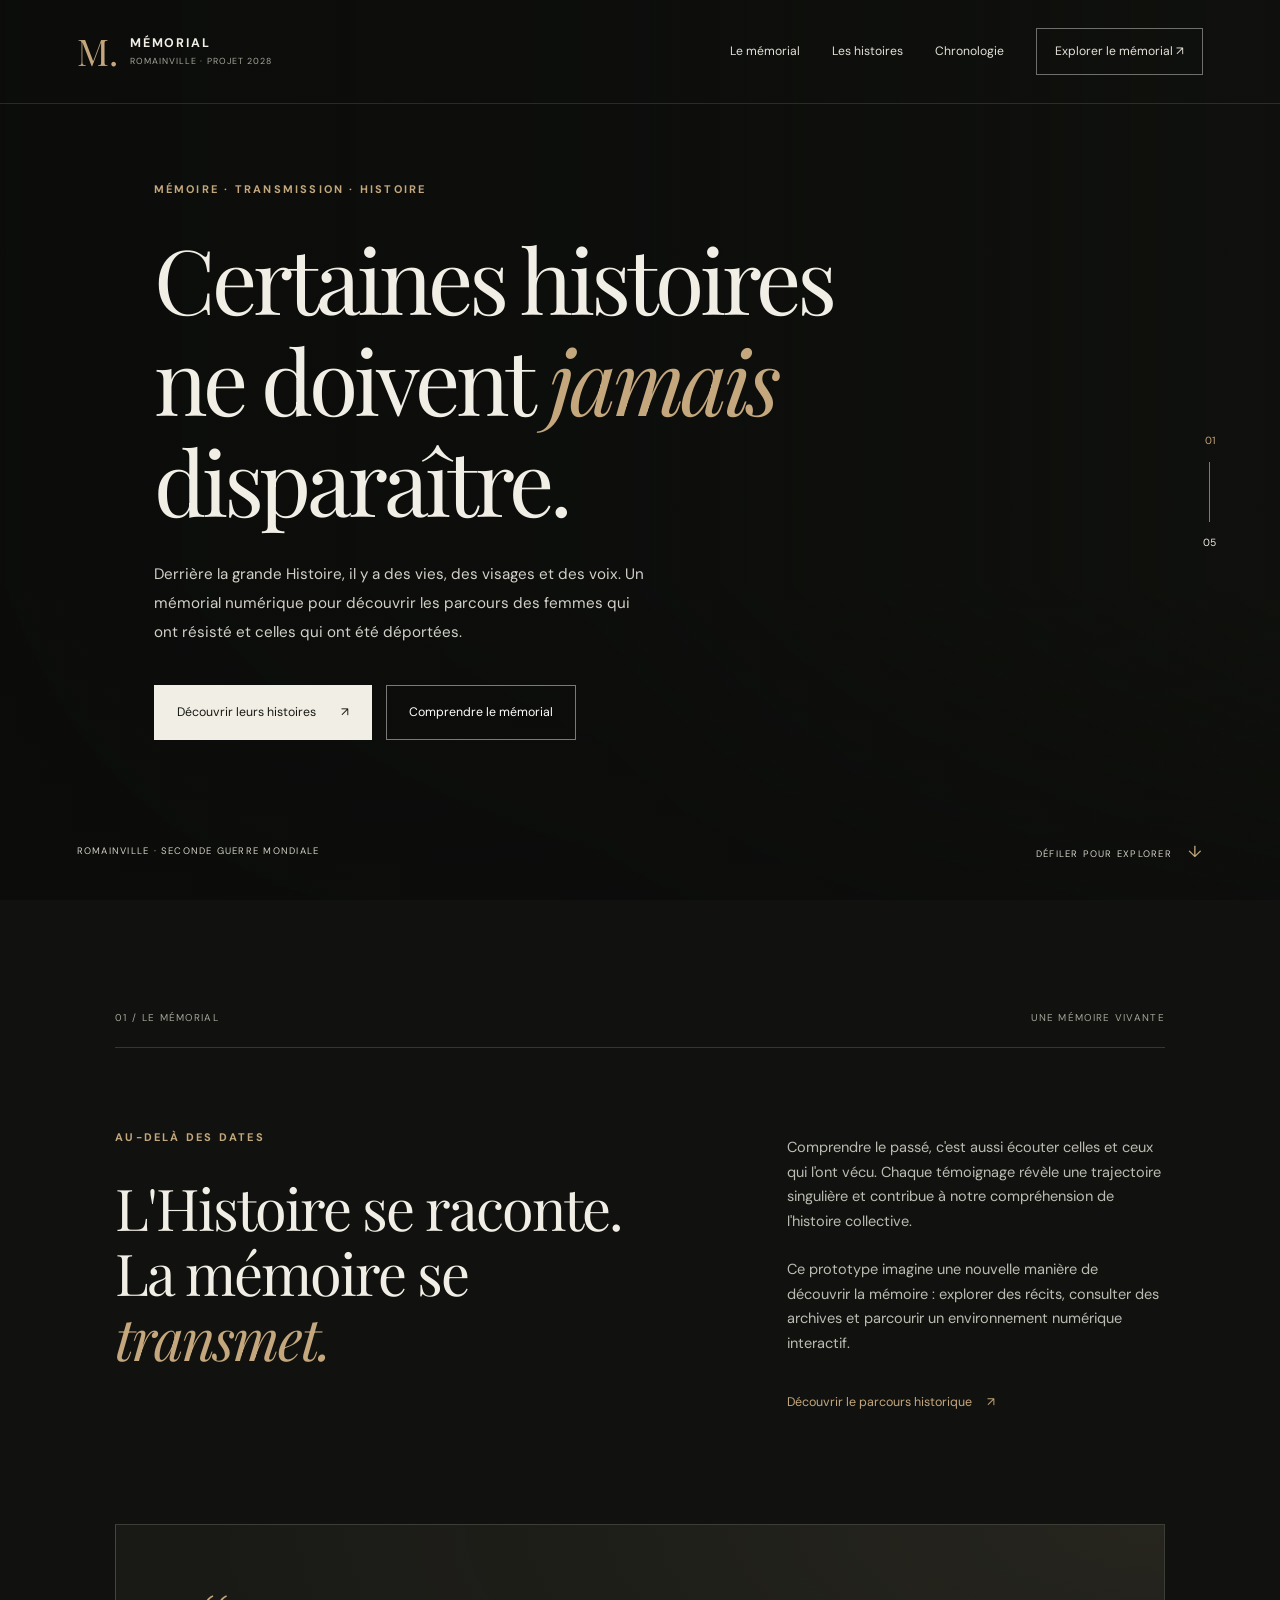
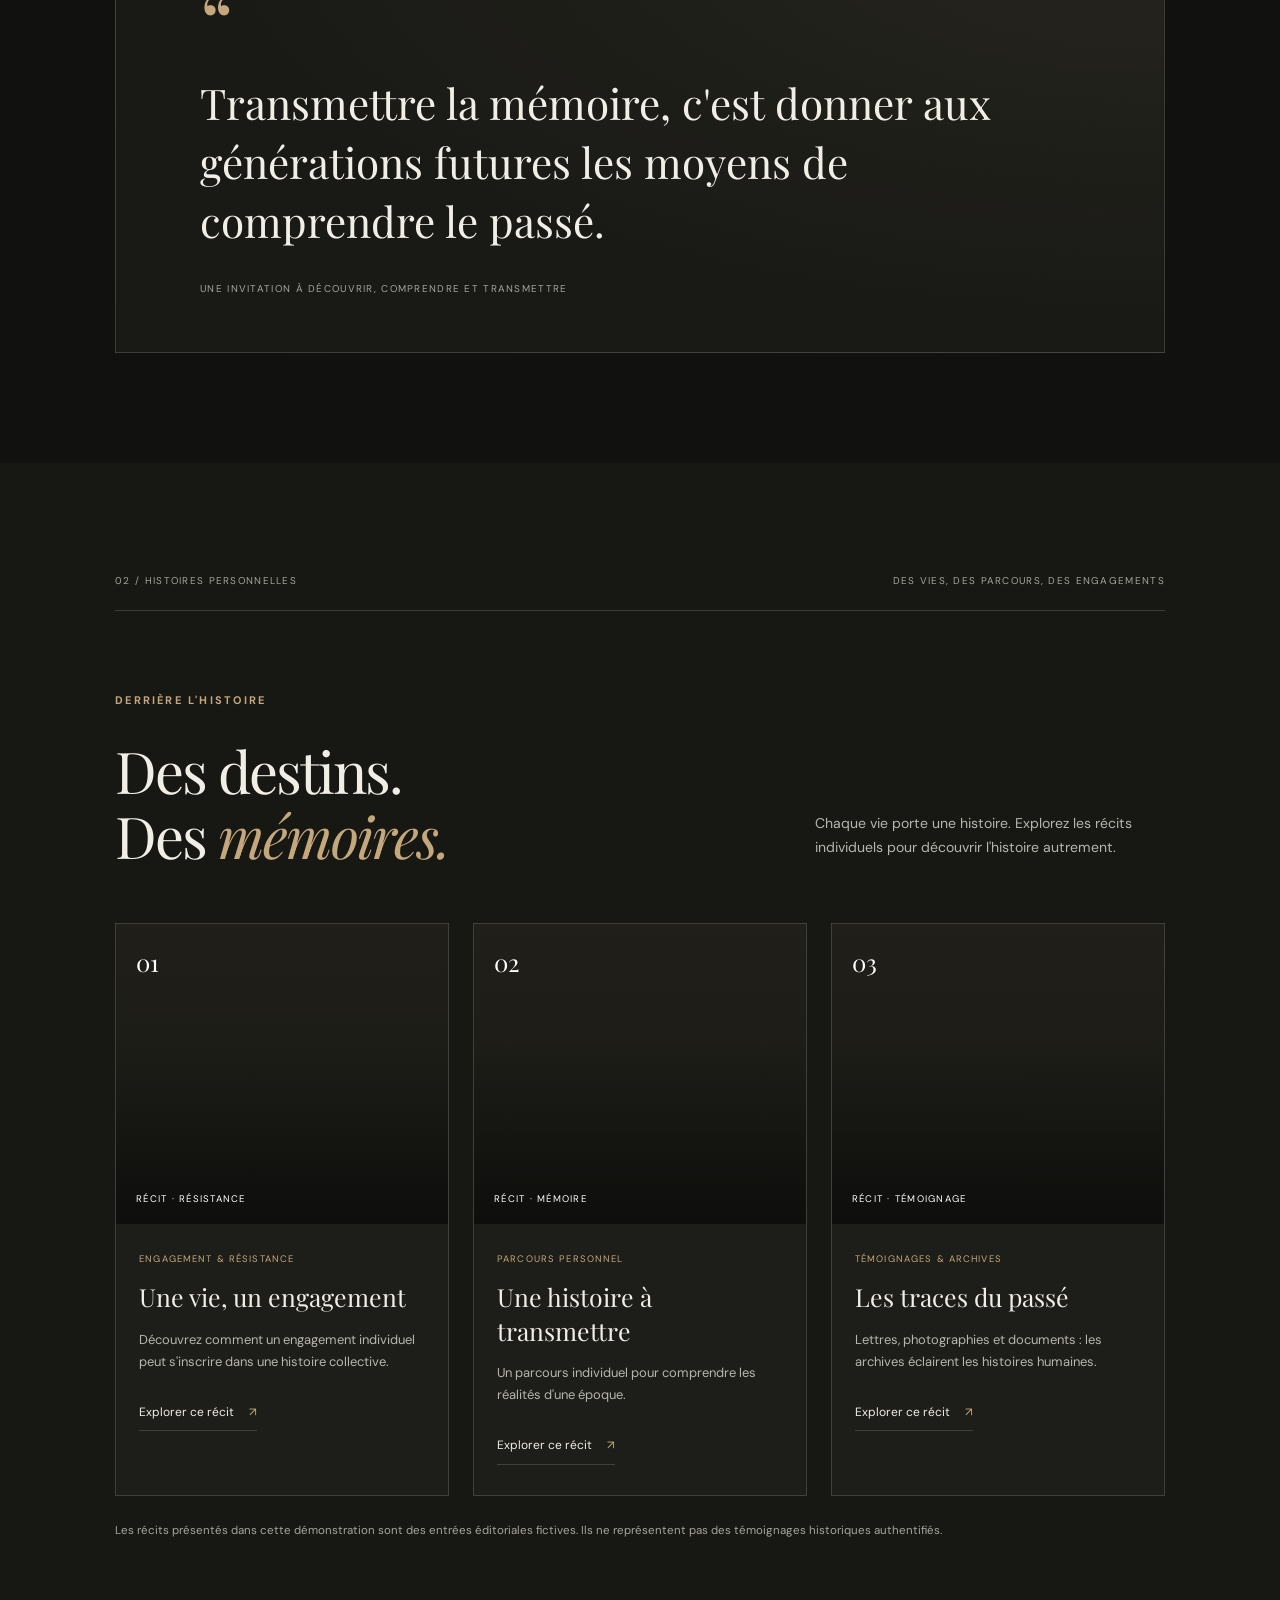
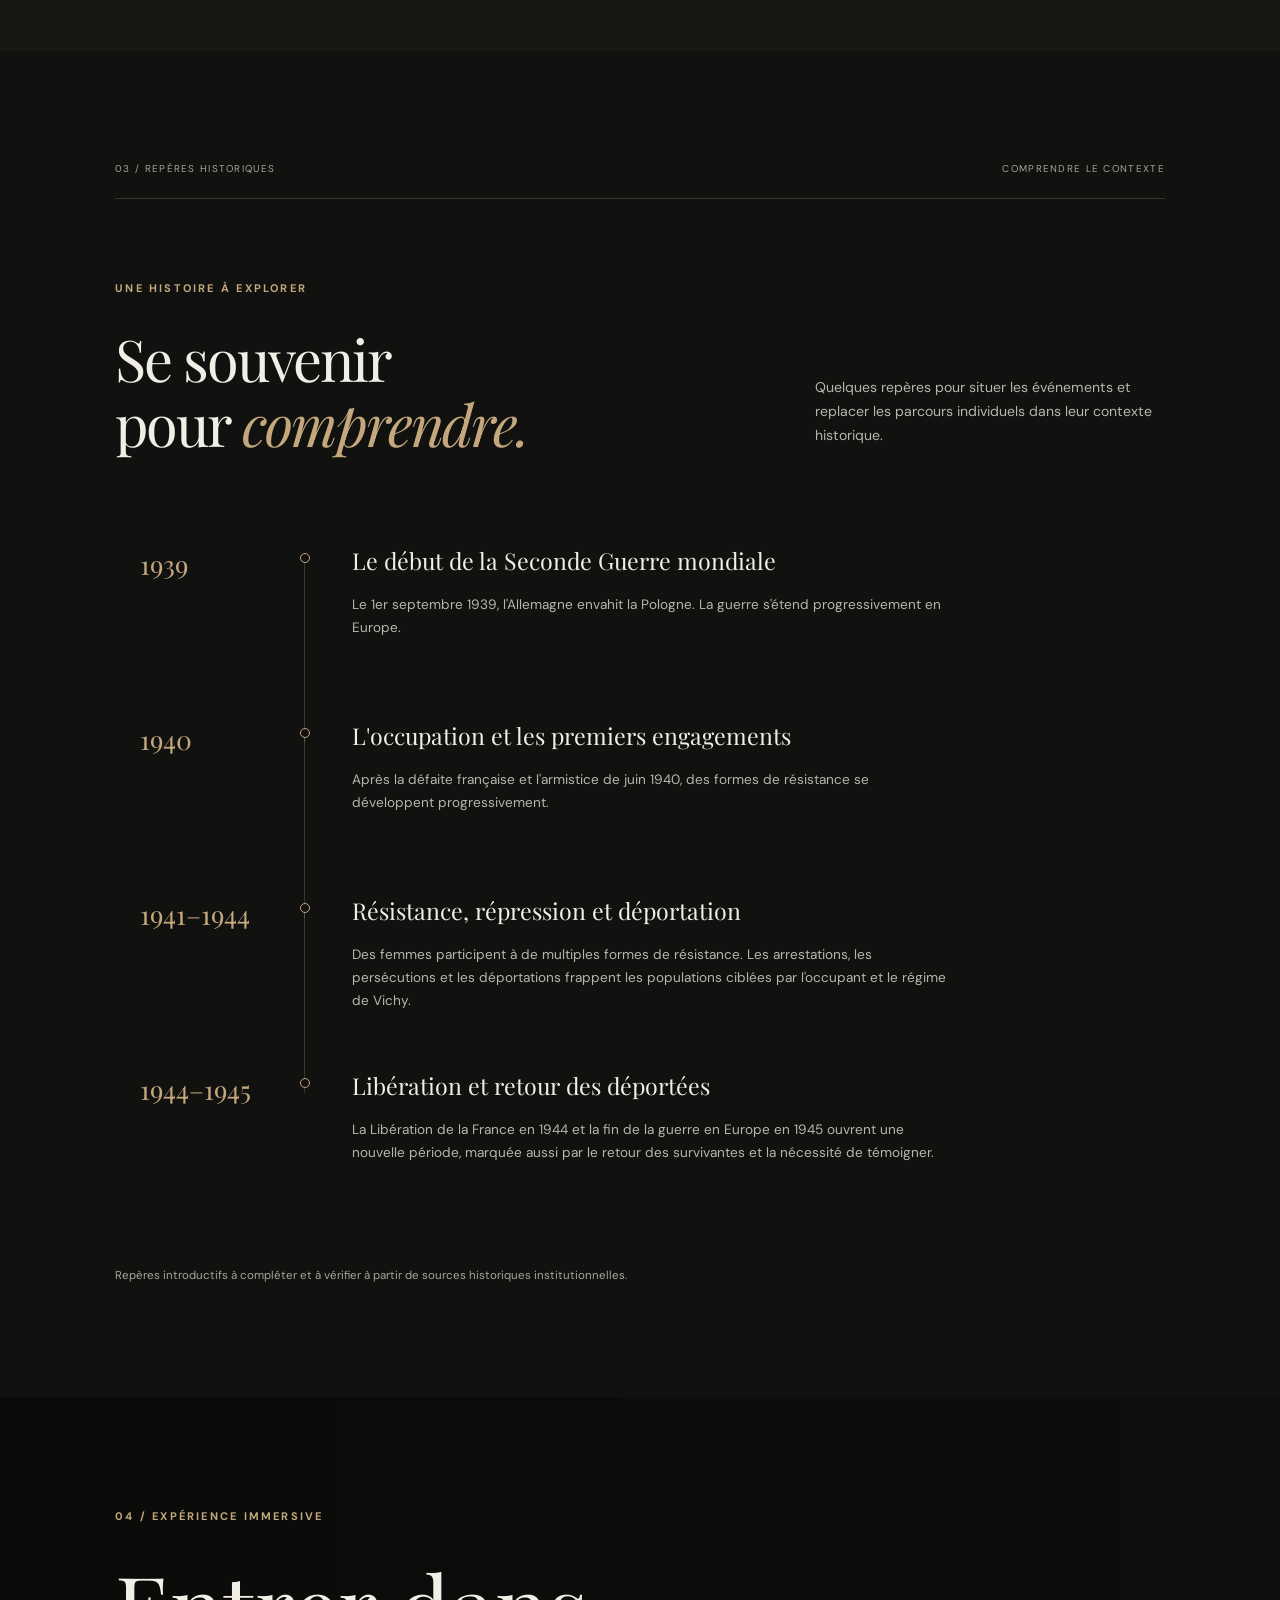
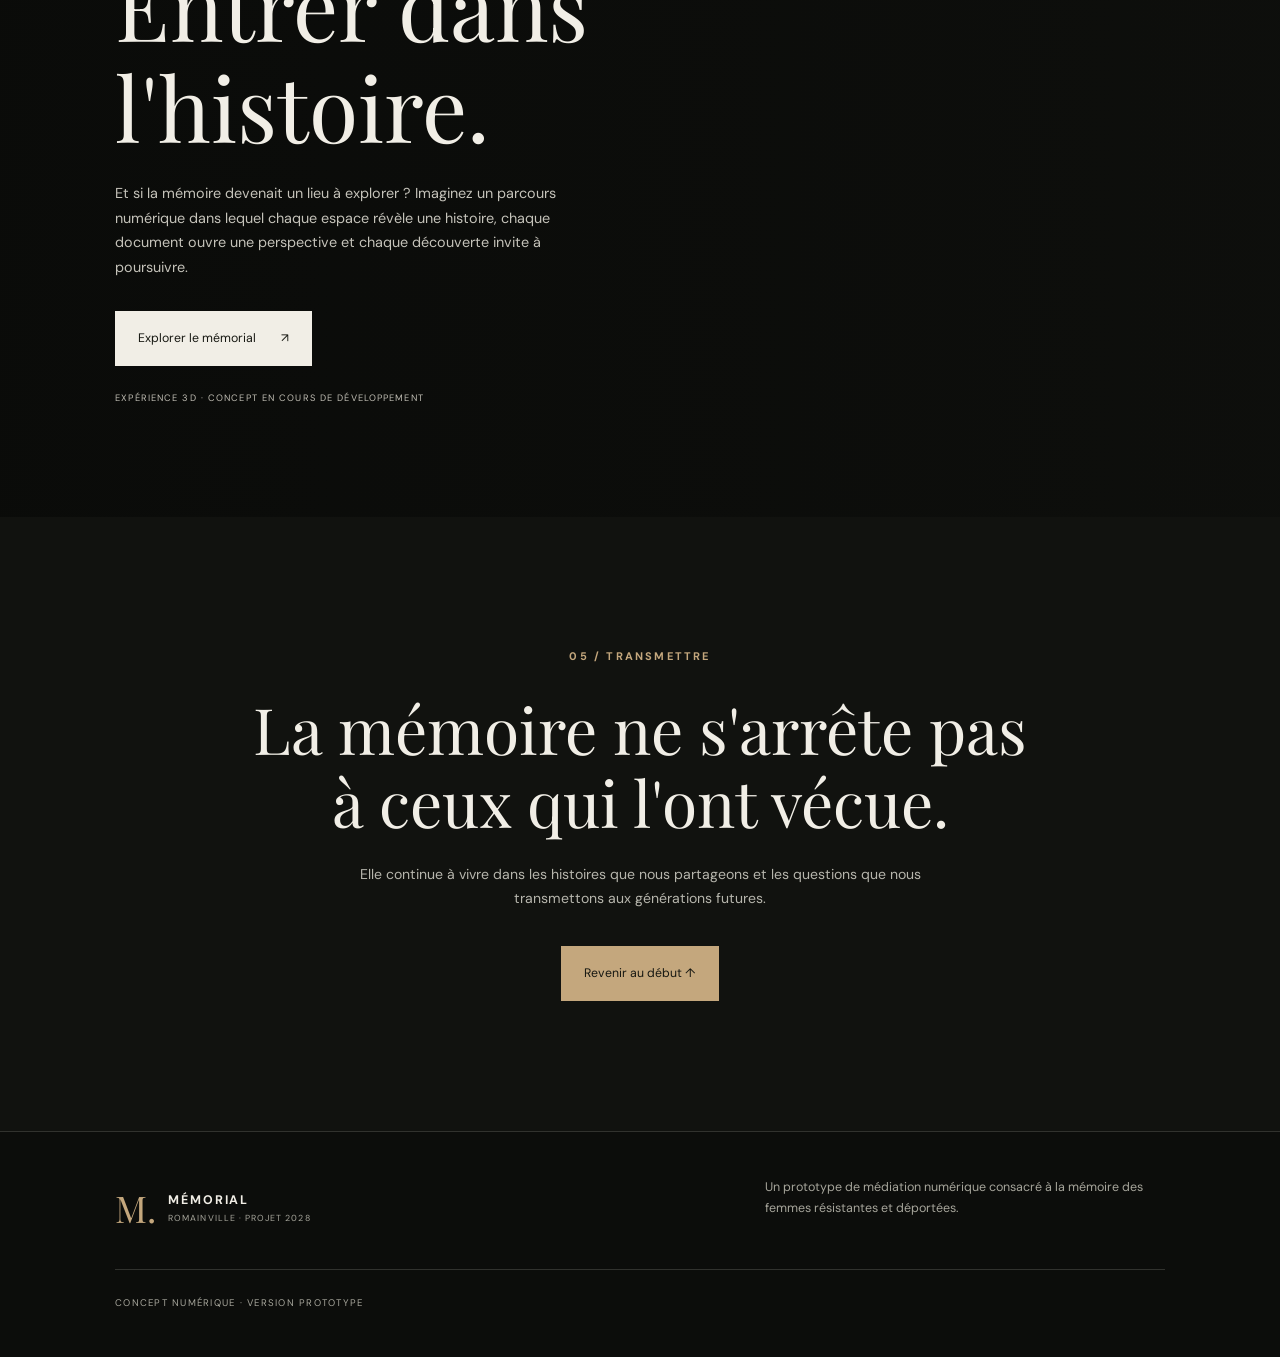
<file: index.html>
<!DOCTYPE html>
<html lang="fr">

<head>
    <meta charset="UTF-8">
    <meta name="viewport" content="width=device-width, initial-scale=1.0">

    <meta name="description"
          content="Prototype de mémorial numérique consacré aux femmes résistantes et déportées pendant la Seconde Guerre mondiale.">

    <title>Mémorial — Romainville | Les voix de la mémoire</title>

    <link rel="stylesheet" href="style.css">

    <link rel="preconnect" href="https://fonts.googleapis.com">
    <link rel="preconnect" href="https://fonts.gstatic.com" crossorigin>

    <link href="https://fonts.googleapis.com/css2?family=DM+Sans:wght@400;500;600;700&family=Playfair+Display:wght@400;500;600;700&display=swap"
          rel="stylesheet">

    <script src="script.js" defer></script>
</head>

<body>

    <!-- NAVIGATION -->

    <header class="header">

        <a href="#accueil" class="logo">
            <span class="logo-symbol">M.</span>
            <span class="logo-text">
                MÉMORIAL
                <small>ROMAINVILLE · PROJET 2028</small>
            </span>
        </a>

        <button class="menu-toggle"
                id="menu-toggle"
                aria-label="Ouvrir le menu"
                aria-expanded="false">
            <span></span>
            <span></span>
        </button>

        <nav class="navigation" id="navigation">
            <a href="#histoire">Le mémorial</a>
            <a href="#portraits">Les histoires</a>
            <a href="#chronologie">Chronologie</a>
            <a href="#exploration" class="nav-button">Explorer le mémorial ↗</a>
        </nav>

    </header>


    <main>

        <!-- PAGE D'ACCUEIL -->

        <section class="hero" id="accueil">

            <div class="hero-background"></div>
            <div class="hero-overlay"></div>

            <div class="hero-content">

                <p class="eyebrow">
                    MÉMOIRE · TRANSMISSION · HISTOIRE
                </p>

                <h1>
                    Certaines histoires<br>
                    ne doivent <em>jamais</em><br>
                    disparaître.
                </h1>

                <p class="hero-description">
                    Derrière la grande Histoire, il y a des vies,
                    des visages et des voix. Un mémorial numérique
                    pour découvrir les parcours des femmes qui ont
                    résisté et celles qui ont été déportées.
                </p>

                <div class="hero-actions">

                    <a href="#portraits" class="button button-light">
                        Découvrir leurs histoires <span>↗</span>
                    </a>

                    <a href="#histoire" class="button button-outline">
                        Comprendre le mémorial
                    </a>

                </div>

            </div>

            <div class="hero-bottom">

                <span>ROMAINVILLE · SECONDE GUERRE MONDIALE</span>

                <a href="#histoire" class="scroll-indicator">
                    DÉFILER POUR EXPLORER <span>↓</span>
                </a>

            </div>

            <div class="hero-index">
                <span>01</span>
                <span class="index-line"></span>
                <span>05</span>
            </div>

        </section>


        <!-- INTRODUCTION -->

        <section class="intro section-padding" id="histoire">

            <div class="section-label">
                <span>01 / LE MÉMORIAL</span>
                <span>UNE MÉMOIRE VIVANTE</span>
            </div>

            <div class="intro-grid">

                <div>
                    <p class="eyebrow">AU-DELÀ DES DATES</p>

                    <h2>
                        L'Histoire se raconte.<br>
                        La mémoire se <em>transmet.</em>
                    </h2>
                </div>

                <div class="intro-text">

                    <p>
                        Comprendre le passé, c'est aussi écouter
                        celles et ceux qui l'ont vécu. Chaque
                        témoignage révèle une trajectoire singulière
                        et contribue à notre compréhension de
                        l'histoire collective.
                    </p>

                    <p>
                        Ce prototype imagine une nouvelle manière
                        de découvrir la mémoire : explorer des récits,
                        consulter des archives et parcourir un
                        environnement numérique interactif.
                    </p>

                    <a href="#chronologie" class="text-link">
                        Découvrir le parcours historique <span>↗</span>
                    </a>

                </div>

            </div>

            <div class="quote-card">

                <span class="quote-mark">“</span>

                <blockquote>
                    Transmettre la mémoire, c'est donner aux
                    générations futures les moyens de comprendre
                    le passé.
                </blockquote>

                <p>
                    UNE INVITATION À DÉCOUVRIR, COMPRENDRE ET TRANSMETTRE
                </p>

            </div>

        </section>


        <!-- HISTOIRES PERSONNELLES -->

        <section class="stories section-padding" id="portraits">

            <div class="section-label">
                <span>02 / HISTOIRES PERSONNELLES</span>
                <span>DES VIES, DES PARCOURS, DES ENGAGEMENTS</span>
            </div>

            <div class="section-heading">

                <div>
                    <p class="eyebrow">DERRIÈRE L'HISTOIRE</p>

                    <h2>
                        Des destins.<br>
                        Des <em>mémoires.</em>
                    </h2>
                </div>

                <p class="heading-description">
                    Chaque vie porte une histoire.
                    Explorez les récits individuels pour
                    découvrir l'histoire autrement.
                </p>

            </div>


            <div class="story-grid">

                <article class="story-card story-featured">

                    <div class="story-image image-one">
                        <span class="image-number">01</span>
                        <span class="image-caption">RÉCIT · RÉSISTANCE</span>
                    </div>

                    <div class="story-info">
                        <p class="story-category">ENGAGEMENT & RÉSISTANCE</p>

                        <h3>Une vie, un engagement</h3>

                        <p>
                            Découvrez comment un engagement individuel
                            peut s'inscrire dans une histoire collective.
                        </p>

                        <button class="story-link"
                                data-story="resistance">
                            Explorer ce récit <span>↗</span>
                        </button>
                    </div>

                </article>


                <article class="story-card">

                    <div class="story-image image-two">
                        <span class="image-number">02</span>
                        <span class="image-caption">RÉCIT · MÉMOIRE</span>
                    </div>

                    <div class="story-info">
                        <p class="story-category">PARCOURS PERSONNEL</p>

                        <h3>Une histoire à transmettre</h3>

                        <p>
                            Un parcours individuel pour comprendre
                            les réalités d'une époque.
                        </p>

                        <button class="story-link"
                                data-story="memoire">
                            Explorer ce récit <span>↗</span>
                        </button>
                    </div>

                </article>


                <article class="story-card">

                    <div class="story-image image-three">
                        <span class="image-number">03</span>
                        <span class="image-caption">RÉCIT · TÉMOIGNAGE</span>
                    </div>

                    <div class="story-info">
                        <p class="story-category">TÉMOIGNAGES & ARCHIVES</p>

                        <h3>Les traces du passé</h3>

                        <p>
                            Lettres, photographies et documents :
                            les archives éclairent les histoires humaines.
                        </p>

                        <button class="story-link"
                                data-story="archives">
                            Explorer ce récit <span>↗</span>
                        </button>
                    </div>

                </article>

            </div>

            <p class="prototype-note">
                Les récits présentés dans cette démonstration sont
                des entrées éditoriales fictives. Ils ne représentent
                pas des témoignages historiques authentifiés.
            </p>

        </section>


        <!-- CHRONOLOGIE -->

        <section class="timeline section-padding" id="chronologie">

            <div class="section-label">
                <span>03 / REPÈRES HISTORIQUES</span>
                <span>COMPRENDRE LE CONTEXTE</span>
            </div>

            <div class="section-heading">

                <div>
                    <p class="eyebrow">UNE HISTOIRE À EXPLORER</p>

                    <h2>
                        Se souvenir<br>
                        pour <em>comprendre.</em>
                    </h2>
                </div>

                <p class="heading-description">
                    Quelques repères pour situer les événements
                    et replacer les parcours individuels
                    dans leur contexte historique.
                </p>

            </div>


            <div class="timeline-list">

                <article class="timeline-item">
                    <span class="timeline-year">1939</span>

                    <div class="timeline-marker"></div>

                    <div class="timeline-content">
                        <h3>Le début de la Seconde Guerre mondiale</h3>

                        <p>
                            Le 1er septembre 1939, l'Allemagne envahit
                            la Pologne. La guerre s'étend progressivement
                            en Europe.
                        </p>
                    </div>
                </article>


                <article class="timeline-item">
                    <span class="timeline-year">1940</span>

                    <div class="timeline-marker"></div>

                    <div class="timeline-content">
                        <h3>L'occupation et les premiers engagements</h3>

                        <p>
                            Après la défaite française et l'armistice
                            de juin 1940, des formes de résistance
                            se développent progressivement.
                        </p>
                    </div>
                </article>


                <article class="timeline-item">
                    <span class="timeline-year">1941–1944</span>

                    <div class="timeline-marker"></div>

                    <div class="timeline-content">
                        <h3>Résistance, répression et déportation</h3>

                        <p>
                            Des femmes participent à de multiples
                            formes de résistance. Les arrestations,
                            les persécutions et les déportations
                            frappent les populations ciblées par
                            l'occupant et le régime de Vichy.
                        </p>
                    </div>
                </article>


                <article class="timeline-item">
                    <span class="timeline-year">1944–1945</span>

                    <div class="timeline-marker"></div>

                    <div class="timeline-content">
                        <h3>Libération et retour des déportées</h3>

                        <p>
                            La Libération de la France en 1944
                            et la fin de la guerre en Europe en 1945
                            ouvrent une nouvelle période, marquée
                            aussi par le retour des survivantes
                            et la nécessité de témoigner.
                        </p>
                    </div>
                </article>

            </div>

            <p class="prototype-note">
                Repères introductifs à compléter et à vérifier
                à partir de sources historiques institutionnelles.
            </p>

        </section>


        <!-- EXPLORATION IMMERSIVE -->

        <section class="exploration section-padding" id="exploration">

            <div class="exploration-background"></div>

            <div class="exploration-content">

                <p class="eyebrow">04 / EXPÉRIENCE IMMERSIVE</p>

                <h2>
                    Entrer dans<br>
                    l'histoire.
                </h2>

                <p>
                    Et si la mémoire devenait un lieu à explorer ?
                    Imaginez un parcours numérique dans lequel
                    chaque espace révèle une histoire, chaque
                    document ouvre une perspective et chaque
                    découverte invite à poursuivre.
                </p>

             <a href="exploration.html" class="button button-light">
    Explorer le mémorial <span>↗</span>
</a>

                <span class="exploration-note">
                    EXPÉRIENCE 3D · CONCEPT EN COURS DE DÉVELOPPEMENT
                </span>

            </div>

        </section>


        <!-- TRANSMISSION -->

        <section class="transmission section-padding">

            <p class="eyebrow">05 / TRANSMETTRE</p>

            <h2>
                La mémoire ne s'arrête pas<br>
                à ceux qui l'ont vécue.
            </h2>

            <p>
                Elle continue à vivre dans les histoires que
                nous partageons et les questions que nous
                transmettons aux générations futures.
            </p>

            <a href="#accueil" class="button button-dark">
                Revenir au début ↑
            </a>

        </section>

    </main>


    <!-- FENÊTRE INTERACTIVE -->

    <dialog class="story-dialog" id="story-dialog">

        <button class="dialog-close"
                id="dialog-close"
                aria-label="Fermer">
            ×
        </button>

        <p class="eyebrow" id="dialog-category">
            EXPLORER
        </p>

        <h2 id="dialog-title">Une histoire à découvrir</h2>

        <p id="dialog-description"></p>

        <p class="dialog-note">
            Contenu de démonstration : ce récit n'est pas
            un témoignage historique authentifié.
        </p>

    </dialog>


    <!-- PIED DE PAGE -->

    <footer class="footer">

        <a href="#accueil" class="logo">
            <span class="logo-symbol">M.</span>

            <span class="logo-text">
                MÉMORIAL
                <small>ROMAINVILLE · PROJET 2028</small>
            </span>
        </a>

        <p>
            Un prototype de médiation numérique consacré
            à la mémoire des femmes résistantes et déportées.
        </p>

        <span class="footer-credit">
            CONCEPT NUMÉRIQUE · VERSION PROTOTYPE
        </span>

    </footer>

</body>
</html>
</file>
<file: style.css>
/* =====================================
   1. VARIABLES ET BASE
===================================== */
:root {
    --background: #11120f;
    --surface: #191a16;
    --text: #f1eee6;
    --muted: #a6a59b;
    --accent: #c4a77d;
    --line: rgba(241, 238, 230, 0.16);
    --serif: "Playfair Display", Georgia, serif;
    --sans: "DM Sans", Arial, sans-serif;
}
* {
    margin: 0;
    padding: 0;
    box-sizing: border-box;
}
html {
    scroll-behavior: smooth;
    scroll-padding-top: 90px;
}
body {
    background: var(--background);
    color: var(--text);
    font-family: var(--sans);
    line-height: 1.7;
    overflow-x: hidden;
}
body,
button,
a {
    -webkit-tap-highlight-color: transparent;
}
a {
    color: inherit;
    text-decoration: none;
}
button {
    font: inherit;
}
button:focus-visible,
a:focus-visible {
    outline: 2px solid var(--accent);
    outline-offset: 5px;
}
::selection {
    background: var(--accent);
    color: var(--background);
}
.section-padding {
    padding: 110px 9%;
}
.eyebrow {
    color: var(--accent);
    font-size: 0.69rem;
    font-weight: 700;
    letter-spacing: 0.2em;
    margin-bottom: 28px;
}
h1,
h2,
h3 {
    font-weight: 400;
}
h1,
h2 {
    font-family: var(--serif);
    line-height: 1.13;
}
h1 em,
h2 em {
    color: var(--accent);
    font-weight: 400;
}
button {
    cursor: pointer;
}
/* =====================================
   2. NAVIGATION
===================================== */
.header {
    position: absolute;
    z-index: 20;
    top: 0;
    left: 0;
    width: 100%;
    min-height: 94px;
    padding: 20px 6%;
    display: flex;
    align-items: center;
    justify-content: space-between;
    border-bottom: 1px solid rgba(255, 255, 255, 0.12);
}
.logo {
    display: flex;
    align-items: center;
    gap: 12px;
}
.logo-symbol {
    font-family: var(--serif);
    font-size: 2.3rem;
    color: var(--accent);
}
.logo-text {
    font-size: 0.78rem;
    letter-spacing: 0.15em;
    font-weight: 700;
    line-height: 1.6;
}
.logo-text small {
    display: block;
    color: var(--muted);
    font-size: 0.55rem;
    letter-spacing: 0.12em;
    font-weight: 400;
}
.navigation {
    display: flex;
    align-items: center;
    gap: 32px;
}
.navigation a {
    font-size: 0.76rem;
    color: #e4e0d7;
    transition: color 0.3s ease;
}
.navigation a:hover {
    color: var(--accent);
}
.navigation .nav-button {
    border: 1px solid rgba(255, 255, 255, 0.4);
    padding: 12px 18px;
}
.menu-toggle {
    display: none;
    background: transparent;
    border: 0;
    color: white;
}
/* =====================================
   3. ACCUEIL IMMERSIF
===================================== */
.hero {
    position: relative;
    min-height: 780px;
    height: 100svh;
    max-height: 1100px;
    display: flex;
    align-items: center;
    overflow: hidden;
    padding: 140px 12% 120px;
}
.hero-background,
.hero-overlay {
    position: absolute;
    inset: 0;
}
.hero-background {
    background-image:
        url("https://images.unsplash.com/photo-1518709268805-4e9042af9f23?auto=format&fit=crop&w=2000&q=85");
    background-size: cover;
    background-position: center;
    transform: scale(1.04);
    animation: background-reveal 1.8s ease-out forwards;
}
.hero-overlay {
    background:
        linear-gradient(
            90deg,
            rgba(12, 13, 11, 0.95) 0%,
            rgba(12, 13, 11, 0.76) 47%,
            rgba(12, 13, 11, 0.24) 100%
        ),
        linear-gradient(
            0deg,
            rgba(12, 13, 11, 0.65),
            transparent 35%
        );
}
.hero-content {
    position: relative;
    z-index: 2;
    max-width: 790px;
    animation: content-reveal 1s 0.2s both;
}
.hero h1 {
    font-size: clamp(3.4rem, 7vw, 6.7rem);
    letter-spacing: -0.045em;
    margin-bottom: 30px;
}
.hero-description {
    color: #d2d0c8;
    font-size: 0.95rem;
    max-width: 500px;
    line-height: 1.9;
    margin-bottom: 38px;
}
.hero-actions {
    display: flex;
    flex-wrap: wrap;
    gap: 14px;
}
.button {
    display: inline-flex;
    align-items: center;
    justify-content: center;
    gap: 25px;
    padding: 16px 22px;
    font-size: 0.77rem;
    border: 1px solid transparent;
    transition:
        background 0.3s ease,
        color 0.3s ease,
        border-color 0.3s ease,
        transform 0.3s ease;
}
.button:hover {
    transform: translateY(-3px);
}
.button-light {
    background: var(--text);
    color: #171812;
}
.button-light:hover {
    background: var(--accent);
}
.button-outline {
    border-color: rgba(255, 255, 255, 0.45);
    color: white;
}
.button-outline:hover {
    border-color: var(--accent);
    color: var(--accent);
}
.hero-bottom {
    position: absolute;
    bottom: 35px;
    left: 6%;
    right: 6%;
    z-index: 2;
    display: flex;
    justify-content: space-between;
    align-items: center;
    gap: 20px;
    font-size: 0.59rem;
    letter-spacing: 0.13em;
    color: #d1cec5;
}
.scroll-indicator span {
    margin-left: 12px;
    color: var(--accent);
    font-size: 1rem;
}
.hero-index {
    position: absolute;
    right: 5%;
    top: 48%;
    z-index: 2;
    display: flex;
    flex-direction: column;
    align-items: center;
    gap: 12px;
    font-size: 0.65rem;
}
.hero-index span:first-child {
    color: var(--accent);
}
.index-line {
    width: 1px;
    height: 60px;
    background: rgba(255, 255, 255, 0.45);
}
/* =====================================
   4. INTRODUCTION
===================================== */
.intro {
    background: var(--background);
}
.section-label {
    display: flex;
    justify-content: space-between;
    gap: 20px;
    padding-bottom: 20px;
    border-bottom: 1px solid var(--line);
    margin-bottom: 80px;
    font-size: 0.62rem;
    letter-spacing: 0.13em;
    color: var(--muted);
}
.intro-grid {
    display: grid;
    grid-template-columns: 1.2fr 0.8fr;
    gap: 10%;
    align-items: start;
}
.intro h2,
.section-heading h2 {
    font-size: clamp(2.6rem, 4.5vw, 4.5rem);
    letter-spacing: -0.035em;
}
.intro-text {
    padding-top: 8px;
}
.intro-text p {
    color: #bdbcb3;
    font-size: 0.91rem;
    margin-bottom: 23px;
}
.text-link {
    display: inline-block;
    margin-top: 12px;
    color: var(--accent);
    font-size: 0.78rem;
}
.text-link span {
    margin-left: 12px;
}
.quote-card {
    margin-top: 110px;
    padding: 55px 8%;
    border: 1px solid var(--line);
    background:
        radial-gradient(
            ellipse at top right,
            rgba(196, 167, 125, 0.08),
            transparent 65%
        ),
        var(--surface);
}
.quote-mark {
    font-family: var(--serif);
    color: var(--accent);
    font-size: 5rem;
    line-height: 1;
}
.quote-card blockquote {
    max-width: 850px;
    font-family: var(--serif);
    font-size: clamp(1.7rem, 3.3vw, 3rem);
    line-height: 1.4;
    margin: 12px 0 30px;
}
.quote-card p {
    color: var(--muted);
    font-size: 0.62rem;
    letter-spacing: 0.13em;
}
/* =====================================
   5. HISTOIRES PERSONNELLES
===================================== */
.stories {
    background: #171813;
}
.section-heading {
    display: flex;
    justify-content: space-between;
    align-items: end;
    gap: 40px;
    margin-bottom: 55px;
}
.heading-description {
    color: #b7b6ad;
    max-width: 350px;
    font-size: 0.88rem;
    padding-bottom: 8px;
}
.story-grid {
    display: grid;
    grid-template-columns: repeat(3, minmax(0, 1fr));
    gap: 24px;
}
.story-card {
    min-width: 0;
    border: 1px solid var(--line);
    background: #1d1e19;
    transition:
        transform 0.35s ease,
        border-color 0.35s ease;
}
.story-card:hover {
    transform: translateY(-6px);
    border-color: rgba(196, 167, 125, 0.7);
}
.story-image {
    position: relative;
    min-height: 300px;
    background-size: cover;
    background-position: center;
    overflow: hidden;
}
.story-image::after {
    content: "";
    position: absolute;
    inset: 0;
    background: linear-gradient(
        0deg,
        rgba(10, 11, 9, 0.75),
        transparent 60%
    );
}
.image-one {
    background-image:
        linear-gradient(rgba(50, 35, 25, 0.12), rgba(15, 15, 12, 0.25)),
        url("https://images.unsplash.com/photo-1461360370896-922624d12aa1?auto=format&fit=crop&w=900&q=80");
}
.image-two {
    background-image:
        linear-gradient(rgba(50, 35, 25, 0.15), rgba(15, 15, 12, 0.25)),
        url("https://images.unsplash.com/photo-1455390582262-044cdead277a?auto=format&fit=crop&w=900&q=80");
}
.image-three {
    background-image:
        linear-gradient(rgba(50, 35, 25, 0.15), rgba(15, 15, 12, 0.25)),
        url("https://images.unsplash.com/photo-1516979187457-637abb4f9353?auto=format&fit=crop&w=900&q=80");
}
.image-number,
.image-caption {
    position: absolute;
    z-index: 1;
    color: white;
}
.image-number {
    top: 18px;
    left: 20px;
    font-family: var(--serif);
    font-size: 1.5rem;
}
.image-caption {
    bottom: 17px;
    left: 20px;
    font-size: 0.6rem;
    letter-spacing: 0.13em;
}
.story-info {
    padding: 27px 23px 30px;
}
.story-category {
    font-size: 0.59rem;
    color: var(--accent);
    letter-spacing: 0.12em;
    margin-bottom: 13px;
}
.story-info h3 {
    font-family: var(--serif);
    font-size: 1.55rem;
    line-height: 1.35;
    margin-bottom: 15px;
}
.story-info > p:not(.story-category) {
    color: #b7b6ad;
    font-size: 0.81rem;
    margin-bottom: 24px;
}
.story-link {
    color: var(--text);
    background: transparent;
    border: 0;
    border-bottom: 1px solid var(--line);
    padding-bottom: 8px;
    font-size: 0.75rem;
    text-align: left;
}
.story-link span {
    margin-left: 12px;
    color: var(--accent);
}
.story-link:hover {
    color: var(--accent);
}
.prototype-note {
    margin-top: 25px;
    color: var(--muted);
    font-size: 0.72rem;
    line-height: 1.8;
}
/* =====================================
   6. CHRONOLOGIE
===================================== */
.timeline {
    background: var(--background);
}
.timeline-list {
    margin-top: 85px;
    max-width: 1000px;
    margin-left: auto;
    margin-right: auto;
}
.timeline-item {
    display: grid;
    grid-template-columns: 130px 22px 1fr;
    gap: 30px;
    min-height: 175px;
    position: relative;
}
.timeline-year {
    font-family: var(--serif);
    font-size: 1.65rem;
    color: var(--accent);
    padding-top: 1px;
}
.timeline-marker {
    position: relative;
    width: 10px;
    height: 10px;
    margin-top: 12px;
    border: 1px solid var(--accent);
    border-radius: 50%;
    background: var(--background);
}
.timeline-item:not(:last-child) .timeline-marker::after {
    content: "";
    position: absolute;
    width: 1px;
    height: 180px;
    top: 9px;
    left: 3px;
    background: var(--line);
}
.timeline-content {
    padding-bottom: 48px;
}
.timeline-content h3 {
    font-family: var(--serif);
    font-size: 1.45rem;
    margin-bottom: 12px;
}
.timeline-content p {
    color: #b7b6ad;
    font-size: 0.85rem;
    max-width: 600px;
}
/* =====================================
   7. EXPLORATION IMMERSIVE
===================================== */
.exploration {
    position: relative;
    min-height: 650px;
    display: flex;
    align-items: center;
    overflow: hidden;
}
.exploration-background {
    position: absolute;
    inset: 0;
    background-image:
        linear-gradient(
            90deg,
            rgba(10, 11, 9, 0.96),
            rgba(10, 11, 9, 0.72) 60%,
            rgba(10, 11, 9, 0.5)
        ),
        url("https://images.unsplash.com/photo-1519681393784-d120267933ba?auto=format&fit=crop&w=2000&q=85");
    background-size: cover;
    background-position: center;
}
.exploration-content {
    position: relative;
    z-index: 1;
    max-width: 650px;
}
.exploration h2 {
    font-size: clamp(3.5rem, 7vw, 6rem);
    margin-bottom: 25px;
}
.exploration-content > p:not(.eyebrow) {
    color: #c5c3ba;
    max-width: 480px;
    font-size: 0.9rem;
    margin-bottom: 32px;
}
.exploration-note {
    display: block;
    color: #c0bdb3;
    font-size: 0.58rem;
    letter-spacing: 0.12em;
    margin-top: 25px;
}
/* =====================================
   8. TRANSMISSION
===================================== */
.transmission {
    text-align: center;
    padding-top: 130px;
    padding-bottom: 130px;
}
.transmission h2 {
    font-size: clamp(2.5rem, 5vw, 4.6rem);
    margin-bottom: 25px;
}
.transmission > p:not(.eyebrow) {
    max-width: 600px;
    margin: 0 auto 35px;
    color: #b7b6ad;
    font-size: 0.88rem;
}
.button-dark {
    background: var(--accent);
    color: #171812;
}
.button-dark:hover {
    background: var(--text);
}
/* =====================================
   9. FENÊTRE INTERACTIVE
===================================== */
.story-dialog {
    position: fixed;
    inset: 0;
    margin: auto;
    width: min(90%, 620px);
    max-height: 85vh;
    overflow-y: auto;
    padding: 55px;
    background: #1b1c17;
    color: var(--text);
    border: 1px solid rgba(196, 167, 125, 0.5);
}
.story-dialog::backdrop {
    background: rgba(0, 0, 0, 0.82);
    backdrop-filter: blur(6px);
}
.dialog-close {
    position: absolute;
    top: 15px;
    right: 22px;
    background: transparent;
    color: var(--text);
    border: 0;
    font-size: 2rem;
}
.story-dialog h2 {
    font-family: var(--serif);
    font-size: 2.3rem;
    margin-bottom: 22px;
}
.story-dialog > p:not(.eyebrow) {
    color: #c6c4bb;
    font-size: 0.9rem;
}
.story-dialog .dialog-note {
    margin-top: 30px;
    padding-top: 20px;
    border-top: 1px solid var(--line);
    color: var(--accent);
    font-size: 0.72rem;
}
/* =====================================
   10. PIED DE PAGE
===================================== */
.footer {
    display: grid;
    grid-template-columns: 1fr 1fr;
    gap: 30px;
    padding: 45px 9%;
    border-top: 1px solid var(--line);
    background: #0c0d0b;
}
.footer > p {
    color: var(--muted);
    font-size: 0.78rem;
    max-width: 400px;
    justify-self: end;
}
.footer-credit {
    grid-column: 1 / -1;
    padding-top: 25px;
    border-top: 1px solid var(--line);
    color: var(--muted);
    font-size: 0.6rem;
    letter-spacing: 0.13em;
}
/* =====================================
   11. ANIMATIONS
===================================== */
@keyframes content-reveal {
    from {
        opacity: 0;
        transform: translateY(25px);
    }
    to {
        opacity: 1;
        transform: translateY(0);
    }
}
@keyframes background-reveal {
    from {
        transform: scale(1.08);
    }
    to {
        transform: scale(1);
    }
}
/* =====================================
   12. RESPONSIVE
===================================== */
@media (max-width: 1000px) {
    .section-padding {
        padding: 85px 6%;
    }
    .navigation {
        gap: 18px;
    }
    .navigation a {
        font-size: 0.7rem;
    }
    .story-grid {
        grid-template-columns: repeat(2, minmax(0, 1fr));
    }
    .story-card:last-child {
        grid-column: 1 / -1;
    }
    .story-card:last-child .story-image {
        min-height: 250px;
    }
    .intro-grid {
        gap: 6%;
    }
}
@media (max-width: 700px) {
    .header {
        min-height: 78px;
        padding: 14px 6%;
    }
    .logo-symbol {
        font-size: 1.9rem;
    }
    .logo-text {
        font-size: 0.7rem;
    }
    .menu-toggle {
        display: flex;
        flex-direction: column;
        gap: 6px;
        padding: 10px;
    }
    .menu-toggle span {
        display: block;
        width: 25px;
        height: 1px;
        background: white;
    }
    .navigation {
        position: absolute;
        top: 77px;
        left: 0;
        right: 0;
        display: none;
        flex-direction: column;
        align-items: stretch;
        gap: 0;
        padding: 15px 6% 25px;
        background: #151611;
        border-bottom: 1px solid var(--line);
    }
    .navigation.open {
        display: flex;
    }
    .navigation a {
        padding: 15px 0;
        font-size: 0.82rem;
    }
    .navigation .nav-button {
        margin-top: 10px;
        padding: 12px;
        text-align: center;
    }
    .hero {
        min-height: 740px;
        height: 100svh;
        padding: 130px 7% 115px;
    }
    .hero h1 {
        font-size: clamp(3.1rem, 12vw, 5rem);
    }
    .hero-description {
        font-size: 0.84rem;
    }
    .hero-actions {
        flex-direction: column;
        align-items: stretch;
        max-width: 330px;
    }
    .button {
        justify-content: space-between;
    }
    .hero-bottom {
        left: 7%;
        right: 7%;
        bottom: 22px;
        font-size: 0.5rem;
    }
    .scroll-indicator {
        display: none;
    }
    .hero-index {
        display: none;
    }
    .section-label {
        margin-bottom: 50px;
        font-size: 0.54rem;
    }
    .section-label span:last-child {
        text-align: right;
    }
    .intro-grid,
    .section-heading {
        grid-template-columns: 1fr;
        display: grid;
        gap: 25px;
    }
    .intro h2,
    .section-heading h2 {
        font-size: clamp(2.5rem, 10vw, 3.8rem);
    }
    .quote-card {
        margin-top: 65px;
        padding: 35px 7%;
    }
    .story-grid {
        grid-template-columns: 1fr;
        gap: 22px;
    }
    .story-card:last-child {
        grid-column: auto;
    }
    .story-image {
        min-height: 260px;
    }
    .timeline-list {
        margin-top: 55px;
    }
    .timeline-item {
        grid-template-columns: 85px 12px 1fr;
        gap: 12px;
        min-height: 200px;
    }
    .timeline-year {
        font-size: 1.15rem;
    }
    .timeline-item:not(:last-child) .timeline-marker::after {
        height: 205px;
    }
    .timeline-content h3 {
        font-size: 1.2rem;
    }
    .timeline-content p {
        font-size: 0.79rem;
    }
    .exploration {
        min-height: 620px;
    }
    .exploration h2 {
        font-size: 3.6rem;
    }
    .transmission h2 {
        font-size: 2.7rem;
    }
    .footer {
        grid-template-columns: 1fr;
        padding: 40px 7%;
    }
    .footer > p {
        justify-self: start;
    }
    .footer-credit {
        grid-column: auto;
    }
    .story-dialog {
        padding: 45px 25px 30px;
    }
    .story-dialog h2 {
        font-size: 1.9rem;
    }
}
/* =====================================
   13. ACCESSIBILITÉ
===================================== */
@media (prefers-reduced-motion: reduce) {
    *,
    *::before,
    *::after {
        scroll-behavior: auto !important;
        animation-duration: 0.01ms !important;
        animation-iteration-count: 1 !important;
        transition-duration: 0.01ms !important;
    }
}
</file>
